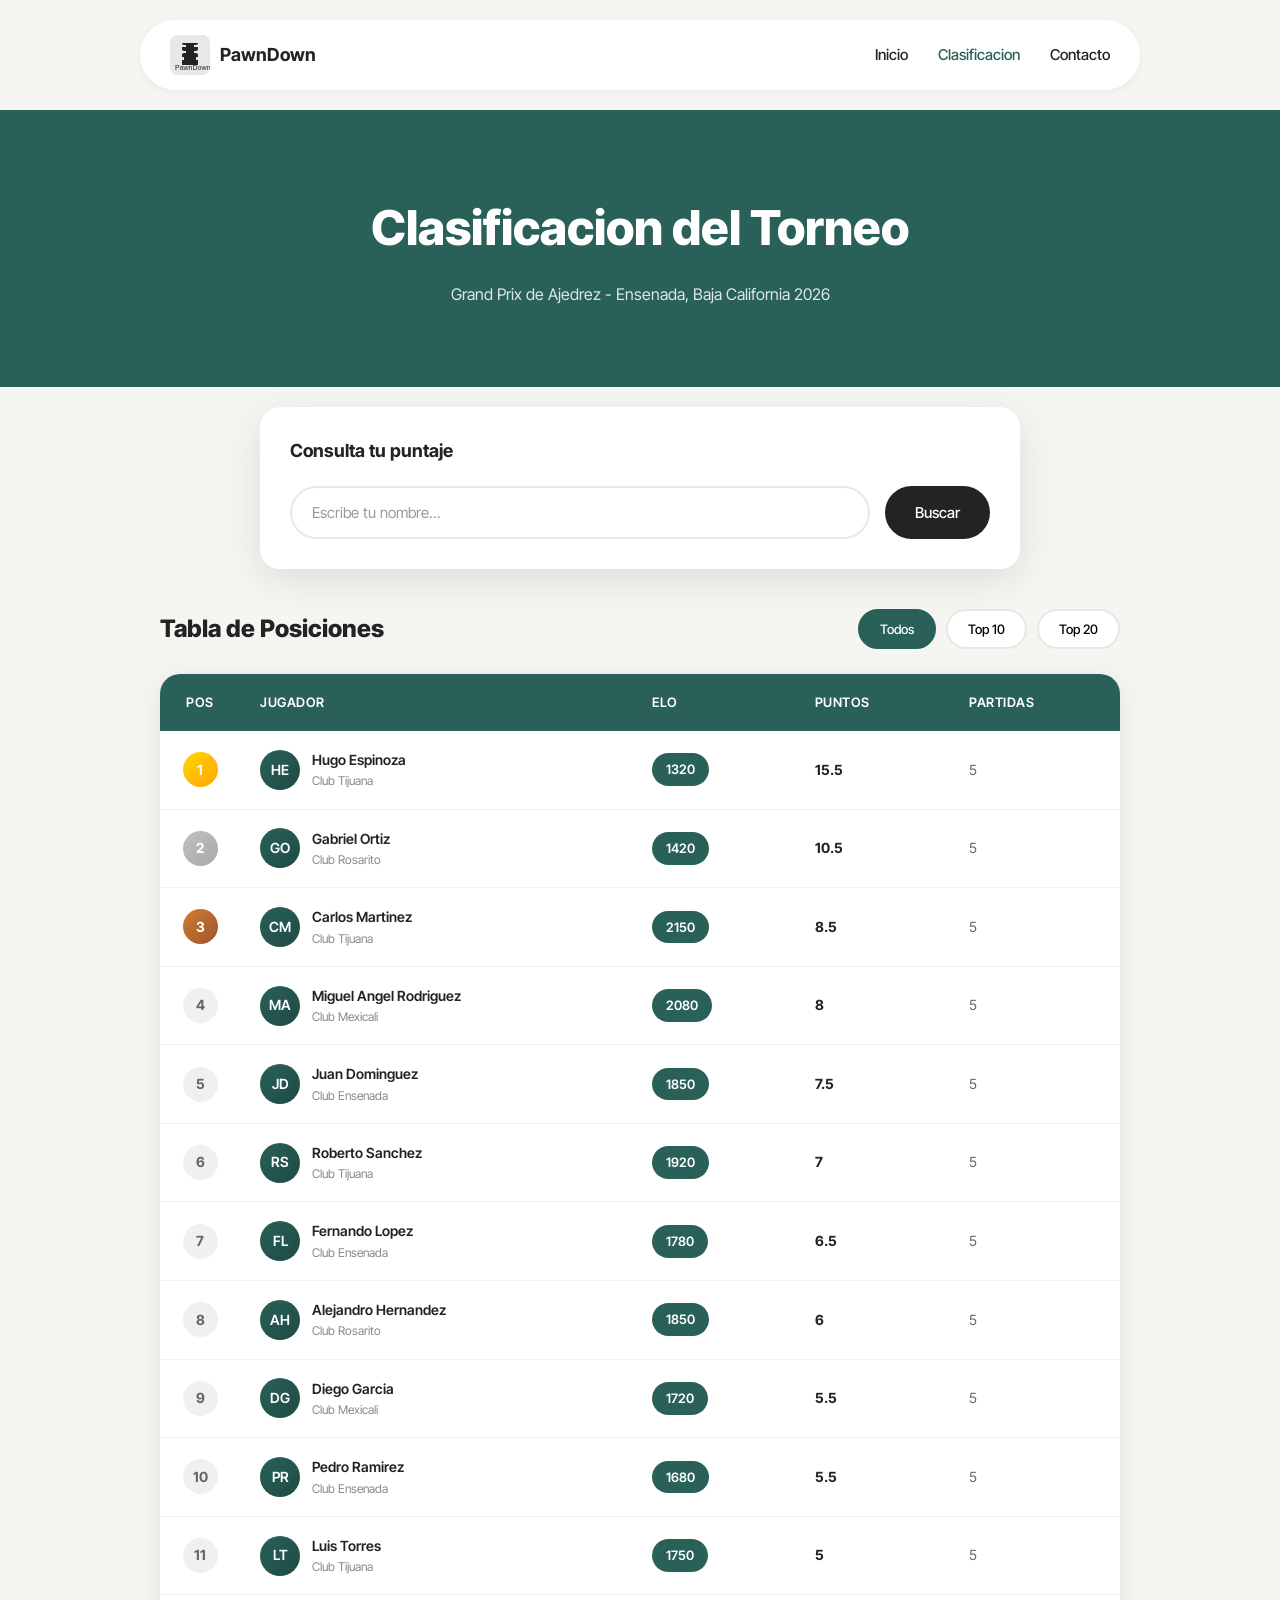
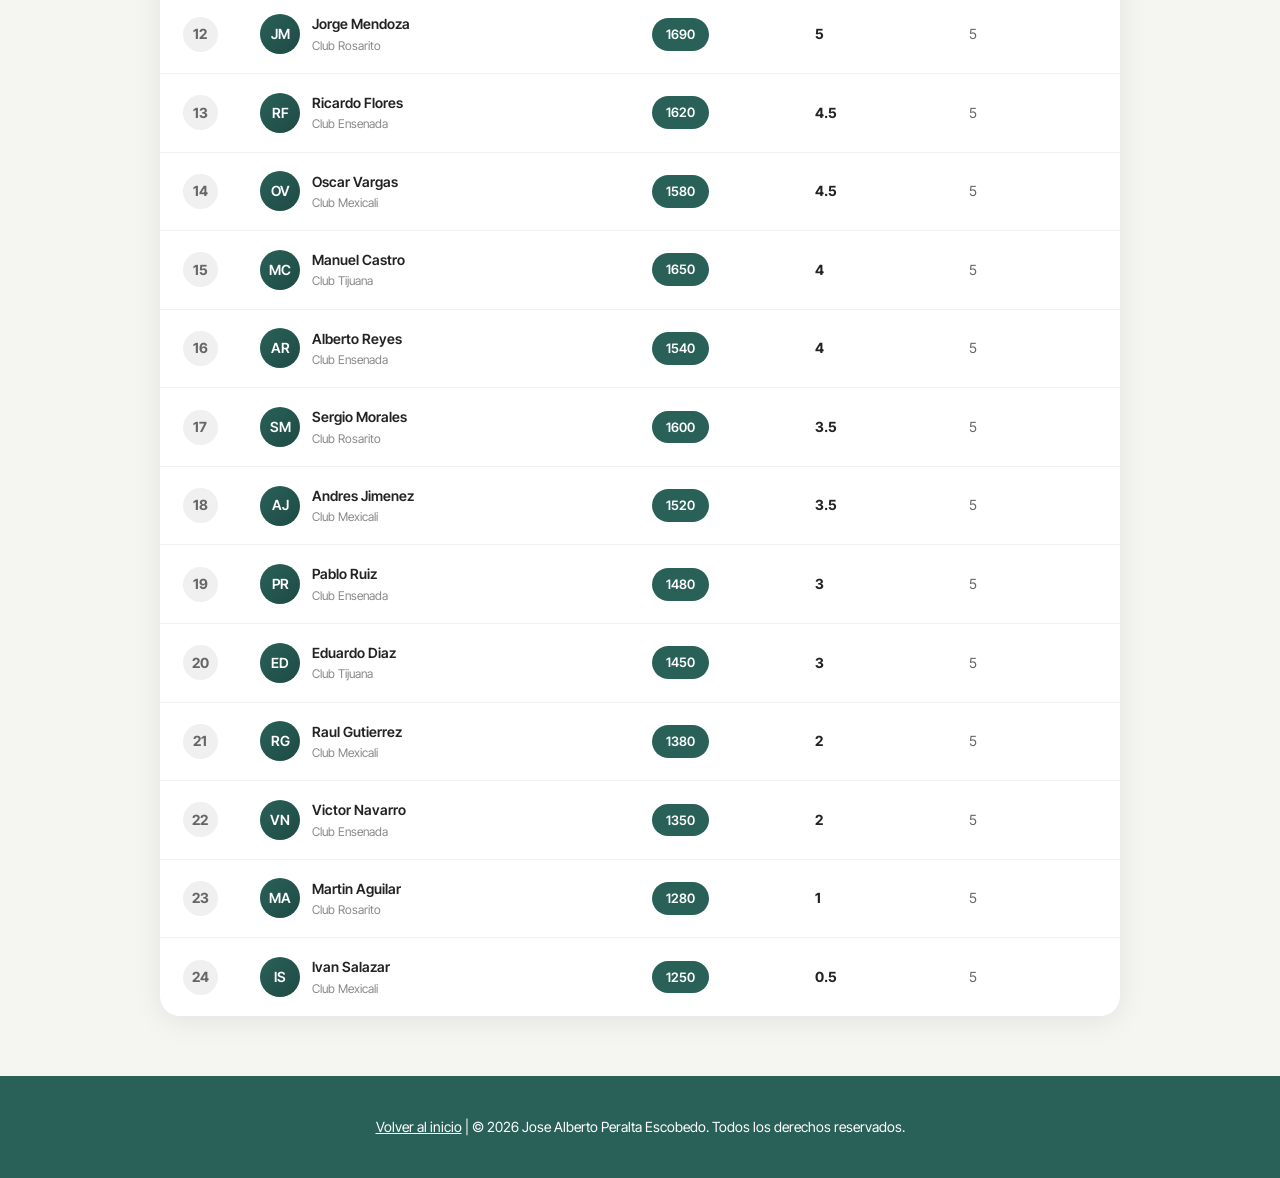
<file: tabla.html>
<!DOCTYPE html>
<html lang="es">
<head>
  <meta charset="UTF-8">
  <meta name="viewport" content="width=device-width, initial-scale=1.0">
  <title>Clasificación - Grand Prix PawnDown</title>
  <link rel="preconnect" href="https://fonts.googleapis.com">
  <link rel="preconnect" href="https://fonts.gstatic.com" crossorigin>
  <link href="https://fonts.googleapis.com/css2?family=Inter+Tight:wght@400;500;600;700;800&display=swap" rel="stylesheet">
  <link rel="stylesheet" href="css/tabla.css">
  
</head>
<body>
  <!-- Navigation -->
  <nav class="navbar animate-fade-in">
    <a href="index.html" class="navbar-brand">
      <div class="navbar-logo">
        <svg viewBox="0 0 40 40" fill="none" xmlns="http://www.w3.org/2000/svg">
          <rect width="40" height="40" fill="#e8e8e8"/>
          <path d="M12 30V25H14V22H12V20C12 18.9 12.9 18 14 18H16V16H14C12.9 16 12 15.1 12 14V12H16V10H14C12.9 10 12 9.1 12 8H28C28 9.1 27.1 10 26 10H24V12H28V14C28 15.1 27.1 16 26 16H24V18H26C27.1 18 28 18.9 28 20V22H26V25H28V30H12Z" fill="#232323"/>
          <text x="5" y="35" font-size="7" fill="#232323" font-family="Arial">PawnDown</text>
        </svg>
      </div>
      <span class="navbar-caption">PawnDown</span>
    </a>
    <ul class="nav-links">
      <li><a href="index.html">Inicio</a></li>
      <li><a href="clasificacion.html" class="active">Clasificacion</a></li>
      <li><a href="index.html#contact">Contacto</a></li>
    </ul>
    <div class="hamburger" onclick="toggleMenu()">
      <span></span>
      <span></span>
    </div>
  </nav>

  <!-- Mobile Menu -->
  <div class="mobile-menu" id="mobileMenu">
    <button class="close-menu" onclick="toggleMenu()">&times;</button>
    <a href="index.html" onclick="toggleMenu()">Inicio</a>
    <a href="clasificacion.html" onclick="toggleMenu()">Clasificacion</a>
    <a href="index.html#contact" onclick="toggleMenu()">Contacto</a>
  </div>

  <!-- Page Header -->
  <header class="page-header">
    <h1 class="animate-fade-in">Clasificacion del Torneo</h1>
    <p class="animate-fade-in delay-1">Grand Prix de Ajedrez - Ensenada, Baja California 2026</p>
  </header>

  <!-- Search Section -->
  <section class="search-section animate-fade-in delay-2">
    <div class="search-card">
      <h3>Consulta tu puntaje</h3>
      <div class="search-form">
        <input type="text" class="search-input" id="searchInput" placeholder="Escribe tu nombre..." autocomplete="off">
        <button class="btn btn-primary" onclick="searchPlayer()">Buscar</button>
      </div>
      <div class="result-card" id="resultCard">
        <div class="result-header">
          <div class="result-avatar" id="resultAvatar">JD</div>
          <div>
            <div class="result-name" id="resultName">Juan Dominguez</div>
            <div style="opacity: 0.8; font-size: 14px;" id="resultClub">Club Ensenada</div>
          </div>
        </div>
        <div class="result-stats">
          <div class="stat-item">
            <div class="stat-value" id="resultPosition">#3</div>
            <div class="stat-label">Posicion</div>
          </div>
          <div class="stat-item">
            <div class="stat-value" id="resultElo">1850</div>
            <div class="stat-label">Elo</div>
          </div>
          <div class="stat-item">
            <div class="stat-value" id="resultPoints">7.5</div>
            <div class="stat-label">Puntos</div>
          </div>
          <div class="stat-item">
            <div class="stat-value" id="resultGames">9</div>
            <div class="stat-label">Partidas</div>
          </div>
        </div>
      </div>
    </div>
  </section>

  <!-- Table Section -->
  <section class="table-section">
    <div class="table-header">
      <h2>Tabla de Posiciones</h2>
      <div class="table-filters">
        <button class="filter-btn active" onclick="filterTable('all', this)">Todos</button>
        <button class="filter-btn" onclick="filterTable('top10', this)">Top 10</button>
        <button class="filter-btn" onclick="filterTable('top20', this)">Top 20</button>
      </div>
    </div>
    <div class="table-container">
      <table class="ranking-table">
        <thead>
          <tr>
            <th>Pos</th>
            <th>Jugador</th>
            <th>Elo</th>
            <th>Puntos</th>
            <th>Partidas</th>
          </tr>
        </thead>
        <tbody id="tableBody">
          <!-- Dynamic content will be inserted here -->
        </tbody>
      </table>
    </div>
  </section>

  <!-- Footer -->
  <footer class="footer">
    <p class="footer-copyright">
      <a href="index.html">Volver al inicio</a> | 
      © 2026 Jose Alberto Peralta Escobedo. Todos los derechos reservados.
    </p>
  </footer>
  <script src="js/tabla.js"></script>
</body>
</html>
</file>
<file: css/tabla.css>
* {
      margin: 0;
      padding: 0;
      box-sizing: border-box;
    }

    html {
      scroll-behavior: smooth;
    }

    body {
      font-family: 'Inter Tight', sans-serif;
      background-color: #f5f5f2;
      color: #232323;
      line-height: 1.6;
      overflow-x: hidden;
      min-height: 100vh;
    }

    /* Animations */
    @keyframes fadeIn {
      from {
        opacity: 0;
        transform: translateY(20px);
      }
      to {
        opacity: 1;
        transform: translateY(0);
      }
    }

    @keyframes slideIn {
      from {
        opacity: 0;
        transform: translateX(-20px);
      }
      to {
        opacity: 1;
        transform: translateX(0);
      }
    }

    .animate-fade-in {
      animation: fadeIn 0.8s ease forwards;
    }

    .delay-1 { animation-delay: 0.1s; }
    .delay-2 { animation-delay: 0.2s; }
    .delay-3 { animation-delay: 0.3s; }

    /* Container */
    .container {
      max-width: 1200px;
      margin: 0 auto;
      padding: 0 20px;
    }

    /* Navigation */
    .navbar {
      background: #fff;
      padding: 15px 30px;
      border-radius: 50px;
      margin: 20px auto;
      max-width: 1000px;
      display: flex;
      justify-content: space-between;
      align-items: center;
      box-shadow: 0 2px 10px rgba(0,0,0,0.05);
      position: sticky;
      top: 20px;
      z-index: 1000;
    }

    .navbar-brand {
      display: flex;
      align-items: center;
      gap: 10px;
      text-decoration: none;
      color: #232323;
    }

    .navbar-logo {
      width: 40px;
      height: 40px;
      background: #f0f0f0;
      border-radius: 8px;
      display: flex;
      align-items: center;
      justify-content: center;
      overflow: hidden;
    }

    .navbar-caption {
      font-weight: 700;
      font-size: 18px;
    }

    .nav-links {
      display: flex;
      gap: 30px;
      list-style: none;
    }

    .nav-links a {
      text-decoration: none;
      color: #232323;
      font-size: 15px;
      font-weight: 500;
      transition: color 0.3s;
    }

    .nav-links a:hover,
    .nav-links a.active {
      color: #296159;
    }

    .hamburger {
      display: none;
      flex-direction: column;
      gap: 5px;
      cursor: pointer;
      padding: 5px;
    }

    .hamburger span {
      width: 25px;
      height: 2px;
      background: #232323;
      transition: all 0.3s;
    }

    /* Page Header */
    .page-header {
      background: #296159;
      padding: 80px 20px;
      text-align: center;
      margin-bottom: 50px;
    }

    .page-header h1 {
      font-size: clamp(2rem, 5vw, 3rem);
      font-weight: 800;
      color: #fff;
      margin-bottom: 15px;
    }

    .page-header p {
      color: rgba(255,255,255,0.85);
      font-size: 16px;
      max-width: 600px;
      margin: 0 auto;
    }

    /* Search Section */
    .search-section {
      max-width: 800px;
      margin: -30px auto 40px;
      padding: 0 20px;
      position: relative;
      z-index: 10;
    }

    .search-card {
      background: #fff;
      border-radius: 20px;
      padding: 30px;
      box-shadow: 0 10px 40px rgba(0,0,0,0.1);
    }

    .search-card h3 {
      font-size: 18px;
      font-weight: 700;
      margin-bottom: 20px;
      color: #232323;
    }

    .search-form {
      display: flex;
      gap: 15px;
    }

    .search-input {
      flex: 1;
      padding: 15px 20px;
      border: 2px solid #e8e8e5;
      border-radius: 50px;
      font-size: 15px;
      font-family: inherit;
      transition: border-color 0.3s;
      outline: none;
    }

    .search-input:focus {
      border-color: #296159;
    }

    .search-input::placeholder {
      color: #999;
    }

    .btn {
      display: inline-block;
      padding: 15px 30px;
      border-radius: 50px;
      font-size: 15px;
      font-weight: 500;
      text-decoration: none;
      transition: all 0.3s;
      cursor: pointer;
      border: none;
      font-family: inherit;
    }

    .btn-primary {
      background: #232323;
      color: #fff;
    }

    .btn-primary:hover {
      background: #000;
      transform: translateY(-2px);
    }

    .btn-secondary {
      background: #296159;
      color: #fff;
    }

    .btn-secondary:hover {
      background: #1e4a44;
    }

    /* Result Card */
    .result-card {
      display: none;
      margin-top: 25px;
      padding: 25px;
      background: linear-gradient(135deg, #296159 0%, #1e4a44 100%);
      border-radius: 15px;
      color: #fff;
    }

    .result-card.show {
      display: block;
      animation: fadeIn 0.5s ease;
    }

    .result-card.not-found {
      background: linear-gradient(135deg, #dc3545 0%, #c82333 100%);
    }

    .result-header {
      display: flex;
      align-items: center;
      gap: 15px;
      margin-bottom: 20px;
    }

    .result-avatar {
      width: 60px;
      height: 60px;
      background: rgba(255,255,255,0.2);
      border-radius: 50%;
      display: flex;
      align-items: center;
      justify-content: center;
      font-size: 24px;
      font-weight: 700;
    }

    .result-name {
      font-size: 22px;
      font-weight: 700;
    }

    .result-stats {
      display: grid;
      grid-template-columns: repeat(4, 1fr);
      gap: 15px;
    }

    .stat-item {
      background: rgba(255,255,255,0.15);
      padding: 15px;
      border-radius: 10px;
      text-align: center;
    }

    .stat-value {
      font-size: 24px;
      font-weight: 800;
      margin-bottom: 5px;
    }

    .stat-label {
      font-size: 12px;
      opacity: 0.85;
      text-transform: uppercase;
      letter-spacing: 0.5px;
    }

    /* Table Section */
    .table-section {
      max-width: 1000px;
      margin: 0 auto 60px;
      padding: 0 20px;
    }

    .table-header {
      display: flex;
      justify-content: space-between;
      align-items: center;
      margin-bottom: 25px;
      flex-wrap: wrap;
      gap: 15px;
    }

    .table-header h2 {
      font-size: 24px;
      font-weight: 800;
    }

    .table-filters {
      display: flex;
      gap: 10px;
    }

    .filter-btn {
      padding: 10px 20px;
      border: 2px solid #e8e8e5;
      border-radius: 50px;
      background: #fff;
      font-size: 13px;
      font-weight: 500;
      cursor: pointer;
      transition: all 0.3s;
      font-family: inherit;
    }

    .filter-btn:hover,
    .filter-btn.active {
      border-color: #296159;
      background: #296159;
      color: #fff;
    }

    .table-container {
      background: #fff;
      border-radius: 20px;
      overflow: hidden;
      box-shadow: 0 5px 30px rgba(0,0,0,0.08);
    }

    .ranking-table {
      width: 100%;
      border-collapse: collapse;
    }

    .ranking-table thead {
      background: #296159;
      color: #fff;
    }

    .ranking-table th {
      padding: 18px 20px;
      text-align: left;
      font-weight: 600;
      font-size: 13px;
      text-transform: uppercase;
      letter-spacing: 0.5px;
    }

    .ranking-table th:first-child {
      width: 80px;
      text-align: center;
    }

    .ranking-table tbody tr {
      border-bottom: 1px solid #f0f0f0;
      transition: background 0.3s;
    }

    .ranking-table tbody tr:hover {
      background: #f9f9f7;
    }

    .ranking-table tbody tr:last-child {
      border-bottom: none;
    }

    .ranking-table td {
      padding: 18px 20px;
      font-size: 14px;
    }

    .ranking-table td:first-child {
      text-align: center;
    }

    .position {
      display: inline-flex;
      align-items: center;
      justify-content: center;
      width: 35px;
      height: 35px;
      border-radius: 50%;
      font-weight: 700;
      font-size: 14px;
    }

    .position.gold {
      background: linear-gradient(135deg, #FFD700 0%, #FFA500 100%);
      color: #fff;
    }

    .position.silver {
      background: linear-gradient(135deg, #C0C0C0 0%, #A9A9A9 100%);
      color: #fff;
    }

    .position.bronze {
      background: linear-gradient(135deg, #CD7F32 0%, #A0522D 100%);
      color: #fff;
    }

    .position.normal {
      background: #f0f0f0;
      color: #666;
    }

    .player-info {
      display: flex;
      align-items: center;
      gap: 12px;
    }

    .player-avatar {
      width: 40px;
      height: 40px;
      background: linear-gradient(135deg, #296159 0%, #1e4a44 100%);
      border-radius: 50%;
      display: flex;
      align-items: center;
      justify-content: center;
      color: #fff;
      font-weight: 600;
      font-size: 14px;
    }

    .player-name {
      font-weight: 600;
    }

    .player-club {
      font-size: 12px;
      color: #888;
    }

    .elo-badge {
      display: inline-block;
      padding: 6px 14px;
      background: #296159;
      color: #fff;
      border-radius: 20px;
      font-weight: 600;
      font-size: 13px;
    }

    .stats-cell {
      color: #666;
    }

    .win { color: #28a745; font-weight: 600; }
    .loss { color: #dc3545; font-weight: 600; }
    .draw { color: #ffc107; font-weight: 600; }

    /* Footer */
    .footer {
      background: #296159;
      padding: 40px 20px;
      text-align: center;
    }

    .footer-copyright {
      color: #fff;
      font-size: 14px;
    }

    .footer a {
      color: #fff;
      text-decoration: underline;
    }

    /* Mobile Menu */
    .mobile-menu {
      display: none;
      position: fixed;
      top: 0;
      left: 0;
      width: 100%;
      height: 100%;
      background: #fff;
      z-index: 999;
      padding: 80px 30px;
      flex-direction: column;
      gap: 30px;
    }

    .mobile-menu.active {
      display: flex;
    }

    .mobile-menu a {
      font-size: 24px;
      font-weight: 600;
      color: #232323;
      text-decoration: none;
    }

    .close-menu {
      position: absolute;
      top: 25px;
      right: 30px;
      font-size: 30px;
      cursor: pointer;
      background: none;
      border: none;
    }

    /* Responsive */
    @media (max-width: 768px) {
      .navbar {
        margin: 15px;
        padding: 12px 20px;
      }

      .nav-links {
        display: none;
      }

      .hamburger {
        display: flex;
      }

      .page-header {
        padding: 60px 20px;
      }

      .search-form {
        flex-direction: column;
      }

      .result-stats {
        grid-template-columns: repeat(2, 1fr);
      }

      .table-header {
        flex-direction: column;
        align-items: flex-start;
      }

      .ranking-table {
        font-size: 12px;
      }

      .ranking-table th,
      .ranking-table td {
        padding: 12px 10px;
      }

      .player-avatar {
        display: none;
      }

      .elo-badge {
        padding: 4px 10px;
        font-size: 11px;
      }

      .filter-btn {
        padding: 8px 15px;
        font-size: 12px;
      }
    }

    @media (max-width: 500px) {
      .result-stats {
        grid-template-columns: 1fr 1fr;
      }

      .stat-value {
        font-size: 20px;
      }
    }
</file>
